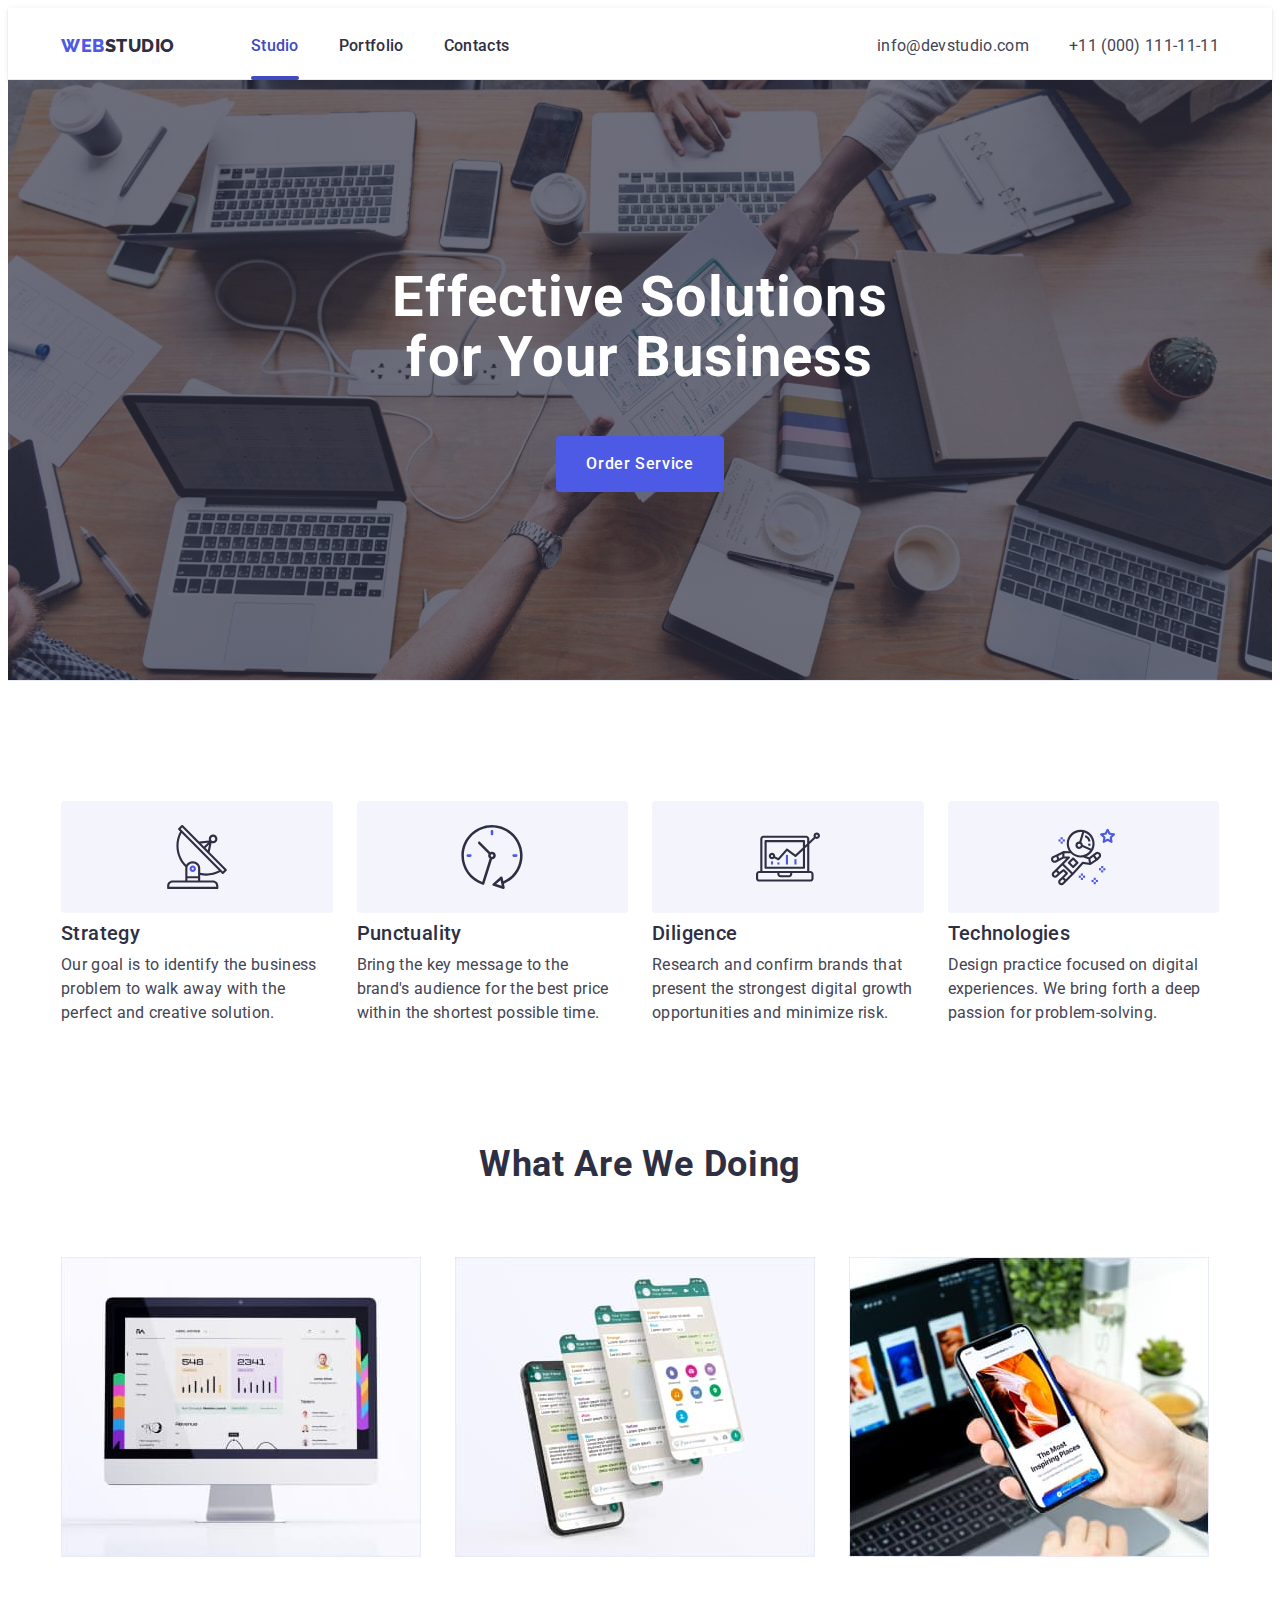
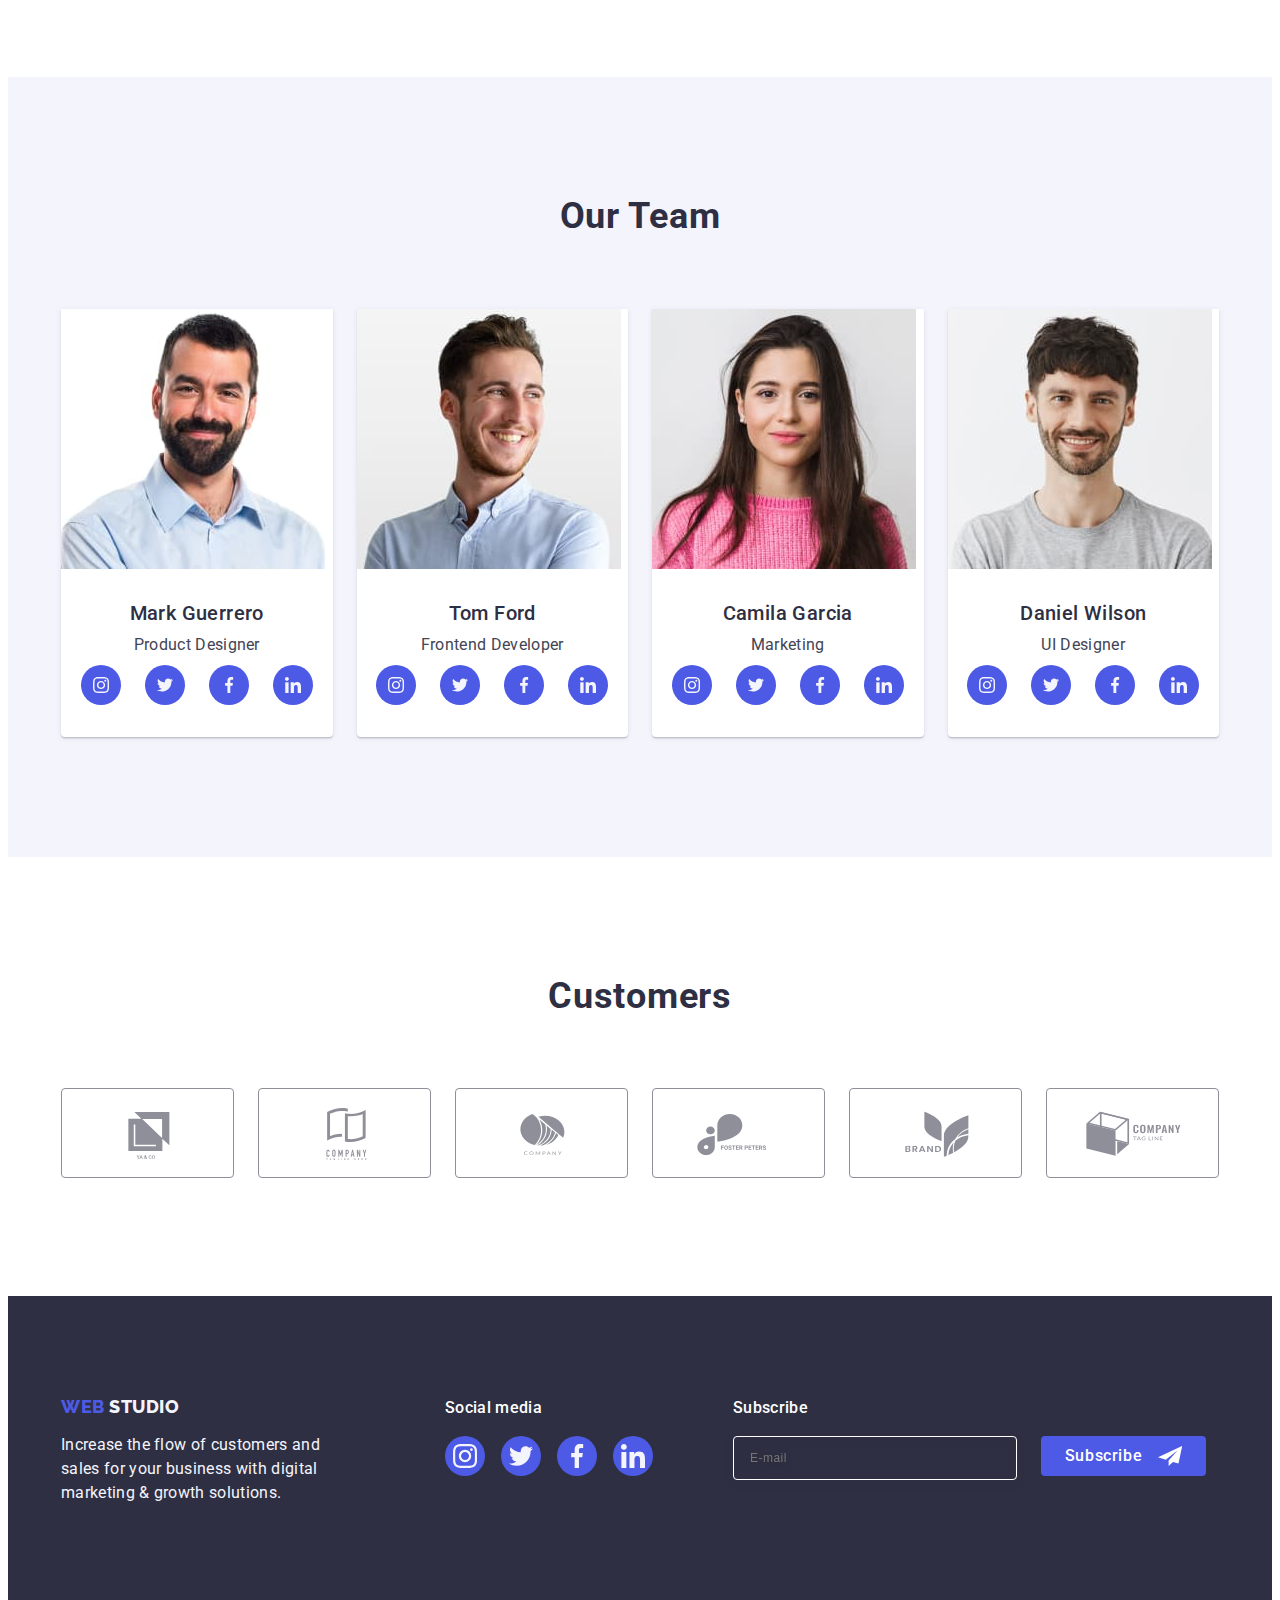
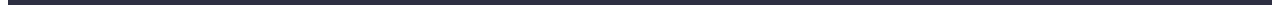
<file: index.html>
<!DOCTYPE html>
<html lang="en">
  <head>
    <meta charset="UTF-8" />
    <meta http-equiv="X-UA-Compatible" content="IE=edge" />
    <meta name="viewport" content="width=device-width, initial-scale=1.0" />
    <title>Studio</title>
    <link rel="stylesheet" href="https://cdnjs.cloudflare.com/ajax/libs/modern-normalize/1.1.0/modern-normalize.min.css"
      integrity="sha512-wpPYUAdjBVSE4KJnH1VR1HeZfpl1ub8YT/NKx4PuQ5NmX2tKuGu6U/JRp5y+Y8XG2tV+wKQpNHVUX03MfMFn9Q=="
      crossorigin="anonymous" referrerpolicy="no-referrer" />
<link rel="preconnect" href="https://fonts.googleapis.com">
<link rel="preconnect" href="https://fonts.gstatic.com" crossorigin>
<link href="https://fonts.googleapis.com/css2?family=Raleway:wght@800&family=Roboto:wght@400;500;700;900&display=swap"
  rel="stylesheet">
    <link rel="stylesheet" href="./css/styles.css">
  </head>
  <body>
    <!-- head -->
    <header class="header-conteiner">
      <div class="page-header-conteiner container">
        <nav class="page-nav">
          <a class="logo link" href="./index.html">Web<span class="black-logo">Studio</span></a>
         <ul class="menu list">
          <li class="menu-item">
            <a class="menu-link link head-menu-title" href="./index.html">Studio</a>
         </li>
          <li class="menu-item">
           <a class="menu-link link" href="./portfolio.html">Portfolio</a>
         </li>
          <li class="menu-item">
           <a class="menu-link link" href="">Contacts</a>
         </li>
         </ul>
        </nav>
        <address class="emeil-tel">
          <ul class="list address-contact">
            <li>
              <a class="contacts-link link" href="mailto:info@devstudio.com">info@devstudio.com</a>
            </li> 
            <li>
              <a class="contacts-link link" href="tel:+110001111111">+11 (000) 111-11-11</a>
            </li>
          </ul>
        </address>
      </div>
    </header>
    <!-- Main -->
<main>
  <!-- titel  1-->
      <section class="section-head">
        <div class="container hero-fone">
        <h1 class="main-title">Effective Solutions for Your Business</h1>
        <button type="button" class="open-btn modal-btm" data-modal-open>Order Service</button>
      </div>
      </section>
      <!-- competencies 2 -->
     <section class="competencies">
      <div class="container">
      <h2 hidden class="big-titel">Our Advantages</h2>
      <ul class="list competencies-list">
        <li class="competencies-bloc"> 
          <div class="competencies-conainer">
          <svg width="64" height="64">
            <use href="./images/icons.svg#icon-Strategy"></use>
          </svg>
          </div>
          <h3 class="titel-list">Strategy</h3>
          <p class="paragraph-comp">
            Our goal is to identify the business problem to walk away with the
            perfect and creative solution.
          </p>
        </li>
        <li class="competencies-bloc">
          <div class="competencies-conainer">
          <svg width="64" height="64">
            <use href="./images/icons.svg#icon-Punctuality"></use>
          </svg>
        </div>
          <h3 class="titel-list">Punctuality</h3>
          <p class="paragraph-comp">
            Bring the key message to the brand's audience for the best price
            within the shortest possible time.
          </p>
        </li>
        <li class="competencies-bloc">
          <div class="competencies-conainer">
          <svg  width="64" height="64">
            <use href="./images/icons.svg#icon-Diligence"></use>
          </svg>
          </div>
          <h3 class="titel-list ">Diligence</h3>
          <p class="paragraph-comp">
           Research and confirm brands that present the strongest digital growth
           opportunities and minimize risk.
          </p>
        </li>
        <li class="competencies-bloc">
          <div class="competencies-conainer">
          <svg width="64" height="64">
            <use href="./images/icons.svg#icon-Technologies"></use>
          </svg>
          </div>
          <h3 class="titel-list">Technologies</h3>
          <p class="paragraph-comp">
            Design practice focused on digital experiences. We bring forth a deep
           passion for problem-solving.
          </p>
        </li>
      </ul>
    </div>
    </section>
    <!-- skills 3-->
    <section class="skils-box">
      <div class="container">
      <h2 class="big-titel">What are we doing</h2>
      <ul class="list competencies-list">
       <li class="skils-list"> 
          <img src="./images/pc.jpg" 
          alt="computer" 
          width="360"> 
        </li>
       <li class="skils-list"> 
         <img src="./images/application.jpg" 
          alt="application" 
          width="360"> 
        </li>
        <li class="skils-list"> 
          <img src="./images/smart.jpg" 
          alt="smartphone" 
          width="360"> 
        </li>
      </ul>
    </div>
    </section>
    <!-- Team 4 -->
    <section class="team-box">
      <div class="container">
      <h2 class="big-titel">Our Team</h2>
      <ul class="list people-img">
        <li class="people-list">
            <img src="./images/mark-guerrero.jpg" 
            alt="Mark Guerrero" 
            Width="264">
            <div class="name-prof">
            <h3 class="titel-list title-teame">Mark Guerrero</h3>
          <p class="small-text">Product Designer</p>
          <ul class="social-list">
            <li class="social-list-item list">
              <a rel="stylesheet" href="" class="social-list-link social-icon-bg">
                <svg class="social-list-icon" aria-label="icon instagram" width="16" height="16">
                  <use href="./images/icons.svg#icon-instagram"></use>
                </svg>
              </a>
            </li>
            <li class="social-list-item list">
              <a rel="stylesheet" href="" class="social-list-link social-icon-bg">
                <svg class="social-list-icon" aria-label="icon twitter" width="16" height="16">
                  <use href="./images/icons.svg#icon-twitter"></use>
                </svg>
              </a>
            </li>
            <li class="social-list-item list">
              <a rel="stylesheet" href="" class="social-list-link social-icon-bg">
                <svg class="social-list-icon" aria-label="icon facebook" width="16" height="16">
                  <use href="./images/icons.svg#icon-facebook"></use>
                </svg>
              </a>
            </li>
            <li class="social-list-item list">
              <a rel="stylesheet" href="" class="social-list-link social-icon-bg">
                <svg class="social-list-icon" aria-label="icon inkedin" width="16" height="16">
                  <use href="./images/icons.svg#icon-linkedin"></use>
                </svg>
              </a>
            </li>
          </ul>
            </div>
        </li>
        <li class="people-list">
          <img src="./images/tom-ford.jpg" 
          alt="Tom Ford" 
          Width="264">
          <div class="name-prof">
          <h3 class="titel-list title-teame">Tom Ford</h3>
          <p class="small-text">Frontend Developer</p>
          <ul class="social-list">
            <li class="social-list-item list">
              <a rel="stylesheet" href="" class="social-list-link social-icon-bg">
                <svg class="social-list-icon" aria-label="icon instagram" width="16" height="16">
                  <use href="./images/icons.svg#icon-instagram"></use>
                </svg>
              </a>
            </li>
            <li class="social-list-item list">
              <a rel="stylesheet" href="" class="social-list-link social-icon-bg">
                <svg class="social-list-icon" aria-label="icon twitter" width="16" height="16">
                  <use href="./images/icons.svg#icon-twitter"></use>
                </svg>
              </a>
            </li>
            <li class="social-list-item list">
              <a rel="stylesheet" href="" class="social-list-link social-icon-bg">
                <svg class="social-list-icon" aria-label="icon facebook" width="16" height="16">
                  <use href="./images/icons.svg#icon-facebook"></use>
                </svg>
              </a>
            </li>
            <li class="social-list-item list">
              <a rel="stylesheet" href="" class="social-list-link social-icon-bg">
                <svg class="social-list-icon" aria-label="icon inkedin" width="16" height="16">
                  <use href="./images/icons.svg#icon-linkedin"></use>
                </svg>
              </a>
            </li>
          </ul>
        </div>
        </li>
        <li class="people-list">
          <img src="./images/camila-garcia.jpg" 
          alt="Camila Garcia" 
          Width="264">
          <div class="name-prof">
          <h3 class="titel-list title-teame">Camila Garcia</h3> 
          <p class="small-text">Marketing</p>
          <ul class="social-list">
            <li class="social-list-item list">
              <a rel="stylesheet" href="" class="social-list-link social-icon-bg">
                <svg class="social-list-icon" aria-label="icon instagram" width="16" height="16">
                  <use href="./images/icons.svg#icon-instagram"></use>
                </svg>
              </a>
            </li>
            <li class="social-list-item list">
              <a rel="stylesheet" href="" class="social-list-link social-icon-bg">
                <svg class="social-list-icon" aria-label="icon twitter" width="16" height="16">
                  <use href="./images/icons.svg#icon-twitter"></use>
                </svg>
              </a>
            </li>
            <li class="social-list-item list">
              <a rel="stylesheet" href="" class="social-list-link social-icon-bg">
                <svg class="social-list-icon" aria-label="icon facebook" width="16" height="16">
                  <use href="./images/icons.svg#icon-facebook"></use>
                </svg>
              </a>
            </li>
            <li class="social-list-item list">
              <a rel="stylesheet" href="" class="social-list-link social-icon-bg">
                <svg class="social-list-icon" aria-label="icon inkedin" width="16" height="16">
                  <use href="./images/icons.svg#icon-linkedin"></use>
                </svg>
              </a>
            </li>
          </ul>
        </div>
        </li>
        <li class="people-list">
          <img src="./images/daniel-wilson.jpg" 
          alt="Daniel Wilson" 
          Width="264">
          <div class="name-prof">
          <h3 class="titel-list title-teame">Daniel Wilson</h3>
          <p class="small-text">UI Designer</p>
          <ul class="social-list">
            <li class="social-list-item list">
              <a rel="stylesheet" href="" class="social-list-link social-icon-bg">
                <svg class="social-list-icon" aria-label="icon instagram" width="16" height="16">
                  <use href="./images/icons.svg#icon-instagram"></use>
                </svg>
              </a>
            </li>
            <li class="social-list-item list">
              <a rel="stylesheet" href="" class="social-list-link social-icon-bg">
                <svg class="social-list-icon" aria-label="icon twitter" width="16" height="16">
                  <use href="./images/icons.svg#icon-twitter"></use>
                </svg>
              </a>
            </li>
            <li class="social-list-item list">
              <a rel="stylesheet" href="" class="social-list-link social-icon-bg">
                <svg class="social-list-icon" aria-label="icon facebook" width="16" height="16">
                  <use href="./images/icons.svg#icon-facebook"></use>
                </svg>
              </a>
            </li>
            <li class="social-list-item list">
              <a rel="stylesheet" href="" class="social-list-link social-icon-bg">
                <svg class="social-list-icon" aria-label="icon Linkedin" width="16" height="16">
                  <use href="./images/icons.svg#icon-linkedin"></use>
                </svg>
              </a>
            </li>
          </ul>
        </div>
        </li>
      </ul>
    </div>
    </section>
    <!--  COSTOMERS 5 -->
    <section class="customers-section">
      <div class="container customers-box">
        <h2 class="big-titel customers-title">Customers</h2>
          <ul class="svg-customers-list">
            <li class="svg-costomers-icon list">
              <a href="" class="customers-link">
                <svg class="svg-customers" width="104" height="56">
                  <use href="./images/icons.svg#icon-Logo"></use>
                </svg>
              </a>
            </li>
            <li class="svg-costomers-icon list">
              <a href="" class="customers-link">
                <svg class="svg-customers" width="104" height="56">
                  <use href="./images/icons.svg#icon-Logo2"></use>
                </svg>
              </a>
            </li>
            <li class="svg-costomers-icon list">
              <a href="" class="customers-link">
                <svg class="svg-customers" width="104" height="56">
                  <use href="./images/icons.svg#icon-Logo3"></use>
                </svg>
              </a>
            </li>
            <li class="svg-costomers-icon list">
              <a href="" class="customers-link">
                <svg class="svg-customers" width="104" height="56">
                  <use href="./images/icons.svg#icon-Logo4"></use>
                </svg>
              </a>
            </li>
            <li class="svg-costomers-icon list">
              <a href="" class="customers-link">
                <svg class="svg-customers" width="104" height="56">
                  <use href="./images/icons.svg#icon-Logo5"></use>
                </svg>
              </a>
            </li>
            <li class="svg-costomers-icon list">
              <a href="" class="customers-link">
                <svg class="svg-customers" width="104" height="56">
                  <use href="./images/icons.svg#icon-Logo6" ></use>
                </svg>
              </a>
            </li>
          </ul>
      </div>
    </section>
  </main>
  <!-- footer -->
    <footer class="foorer-box">
      <div class="container foorer-box-social">
        <div class="box-logo-footer">
          <a class="link logo link-footer" href="./index.html">Web <span class="white-logo">Studio</span></a>
          <p class="small-text white-text">
            Increase the flow of customers and sales for your business with digital marketing & growth solutions.
          </p>
        </div>
        <div class="sociable-footer-icon">
          <p class="small-text tex-footer-p">Social media</p>
          <ul class="social-list social-list-footer">
            <li class="social-list-item list">
              <a rel="stylesheet" href="" class="social-list-link footer-br">
                <svg class="social-list-icon" aria-label="icon instagram" width="24" height="24">
                  <use href="./images/icons.svg#icon-instagram"></use>
                </svg>
              </a>
            </li>
            <li class="social-list-item list">
              <a rel="stylesheet" href="" class="social-list-link footer-br">
                <svg class="social-list-icon" aria-label="icon twitter" width="24" height="24">
                  <use href="./images/icons.svg#icon-twitter"></use>
                </svg>
              </a>
            </li>
            <li class="social-list-item list">
              <a rel="stylesheet" href="" class="social-list-link footer-br">
                <svg class="social-list-icon" aria-label="icon facebook" width="24" height="24">
                  <use href="./images/icons.svg#icon-facebook"></use>
                </svg>
              </a>
            </li>
            <li class="social-list-item list">
              <a rel="stylesheet" href="" class="social-list-link footer-br">
                <svg class="social-list-icon" aria-label="icon inkedin" width="24" height="24">
                  <use href="./images/icons.svg#icon-linkedin"></use>
                </svg>
              </a>
            </li>
          </ul>
        </div>
        <div class="box-footer-contacts">
        <p class="footer-container-titl">Subscribe</p>
        <form class="form-footer-container">
<label class="form-footer-email" for="user-email-footer">
<input name="user" class="form-email-footer"  
  placeholder="E-mail"
  type="email"
  id="user-email-footer">
</label>
<button class="footer-btn" type="submit">Subscribe
  <svg class="footer-form-icon" width="24" height="24">
    <use href="./images/icons.svg#icon-icon-send"></use>
  </svg>
</button>
        </form>
        </div>
      </div>
    </footer>
    <div class="beckdrop is-hidden" data-modal>
     
      <div class="modal">
        <button type="button" class="modal-close-btn" data-modal-close> 
          <svg class="modal-close-icon" width="8" height="8">
          <use href="./images/icons.svg#icon-close-btn"></use>
        </svg> 
      </button>
      <p class="form-title-text">Leave your contacts and we will call you back</p>
      <form class="modal-contact-form">
        <div class="container-label-icon">
       <label for="user-name" class="modal-open-form-fieled-wraper">
        <span class="contact-form-text-menu">Name</span>
      </label>
        <div class="contact-form-input-wraper">
        <input class="input-user-name contact-form-input"
        name="user-name"
        id="user-name"
        type="text"
        required 
        pattern="[a-zA-Zа-яА-ЯіІїЇєЄґҐ`]+" 
        >
        <svg class="form-icon-svg" width="18" height="24">
          <use href="./images/icons.svg#icon-Vector-man"></use>
        </svg>
      </div>
    </div>
    <div class="container-label-icon">
       <label for="user-tel" class="modal-open-form-fieled-wraper">
        <span class="contact-form-text-menu">Phone</span>
      </label>
        <div class="contact-form-input-wraper">
        <input class="input-user-name contact-form-input"
        id="user-tel"
        type="tel"
        name="user_tel" required 
        pattern="[0-9]{3}-[0-9]{3}-[0-9]{2}-[0-9]{2}"
        title="xxx-xxx-xx-xx"
        >
        <svg class="form-icon-svg" width="18" height="24">
          <use href="./images/icons.svg#icon-tel-svg"></use>
        </svg>
      </div>
      </div>
      <div class="container-label-icon">
       <label for="user-email" class="modal-open-form-fieled-wraper">
        <span class="contact-form-text-menu">Email</span>
      </label>
        <div class="contact-form-input-wraper">
        <input class="input-user-name contact-form-input"
        type="email"
        id="user-email"
        name="user_email" required>
        <svg class="form-icon-svg" width="18" height="24">
          <use href="./images/icons.svg#icon-envelope"></use>
        </svg>
        </div>
      </div>
      <div class="form-text-title">
        <label for="user-comment" class="modal-open-form-fieled-wraper">
         <span class="contact-form-text-menu">Comment</span>
        </label>
      <textarea class="contact-form-massage" 
      id="user-comment"
      name="user-comment"
      placeholder="Text input"
      ></textarea>
    </div>
    <div class="modal-form-checkbox">
      <input id="user-privacy" type="checkbox" class="visually-hidden" name="user-privacy" value="true" required>
    <label for="user-privacy" class="modal-checkbox">
     <span class="form-modal-checkbox">
      <svg class="icon-checkbox-custom" width="10" height="8">
      <use href="./images/icons.svg#icon-Checkbox"></use>
     </svg>
    </span>I accept the terms and conditions of the
    <a class="modal-form-link" href="#">Privacy Policy</a>
    </label>
    
    </div>
        <button type="submit" class="contact-form-submit">Send</button>
      </form>
      </div>
    </div>
    <script src="./js/modal.js"></script>
  </body>
</html>
</file>
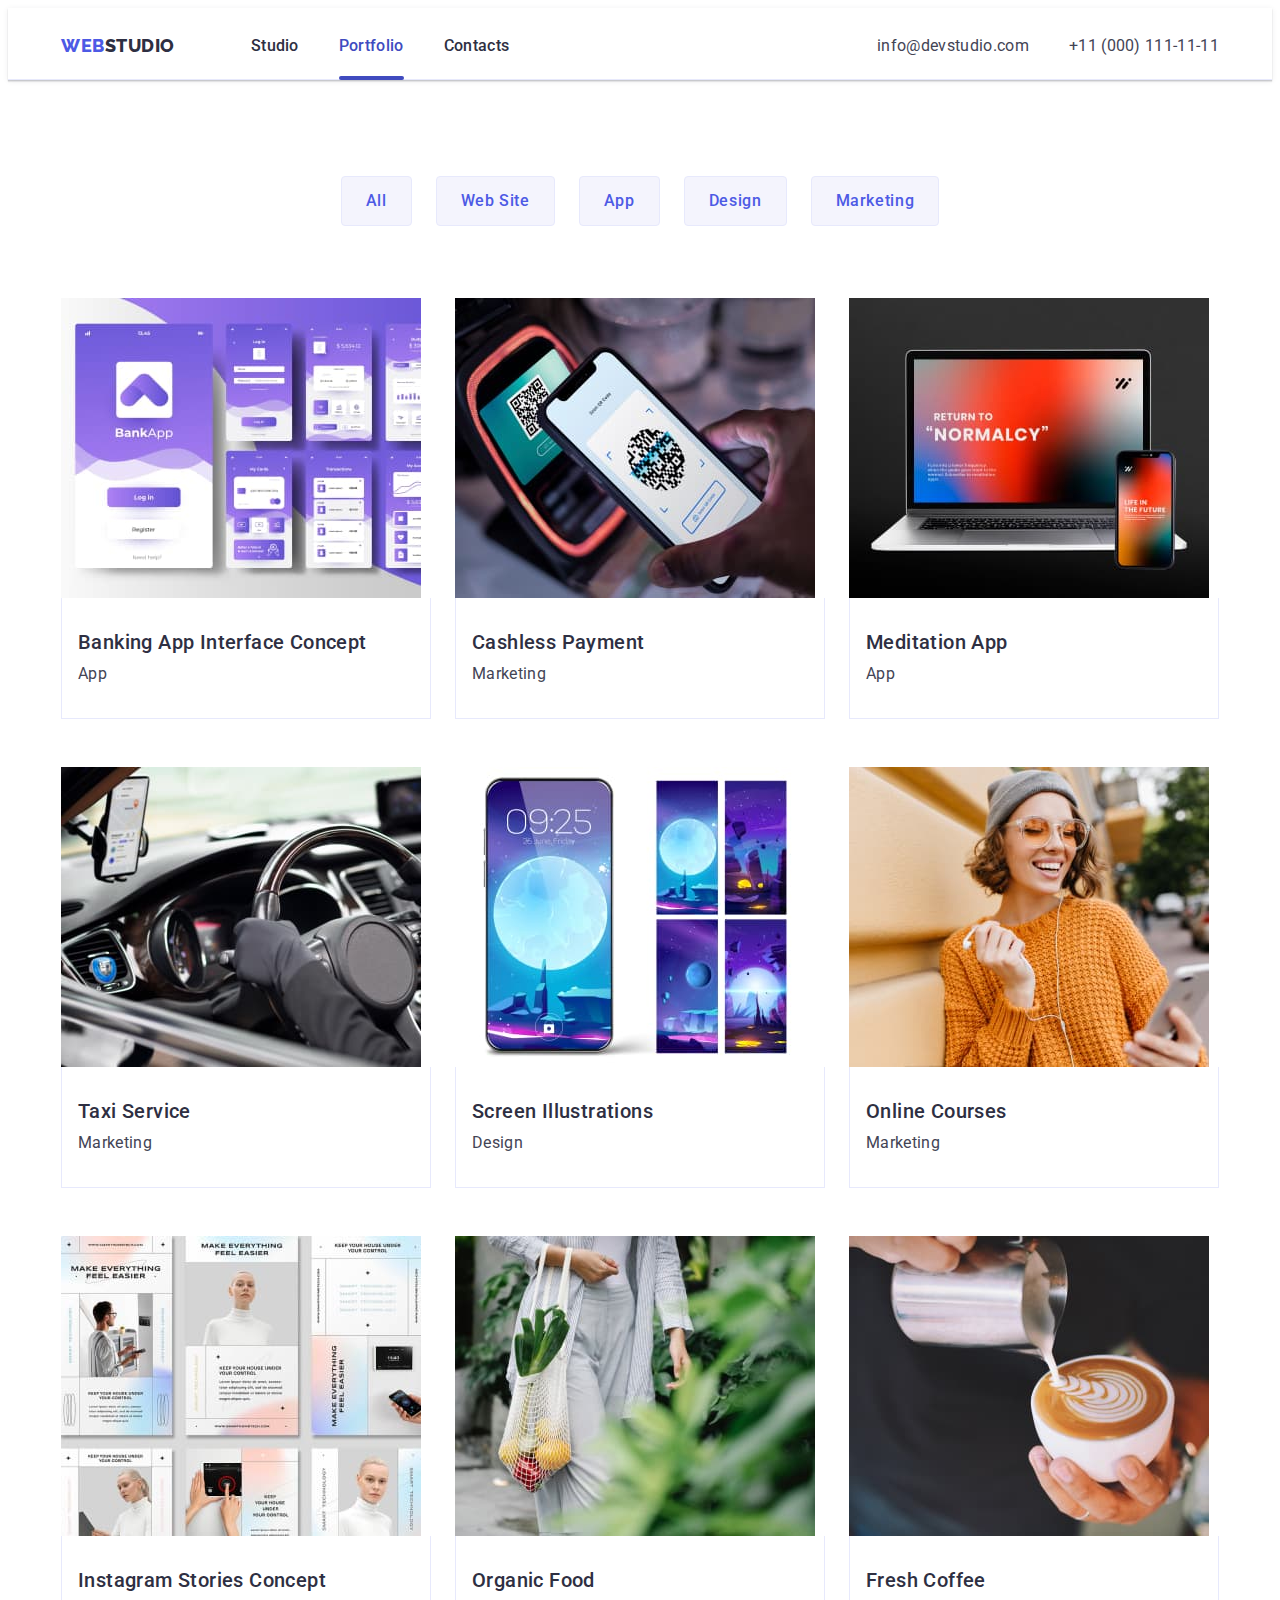
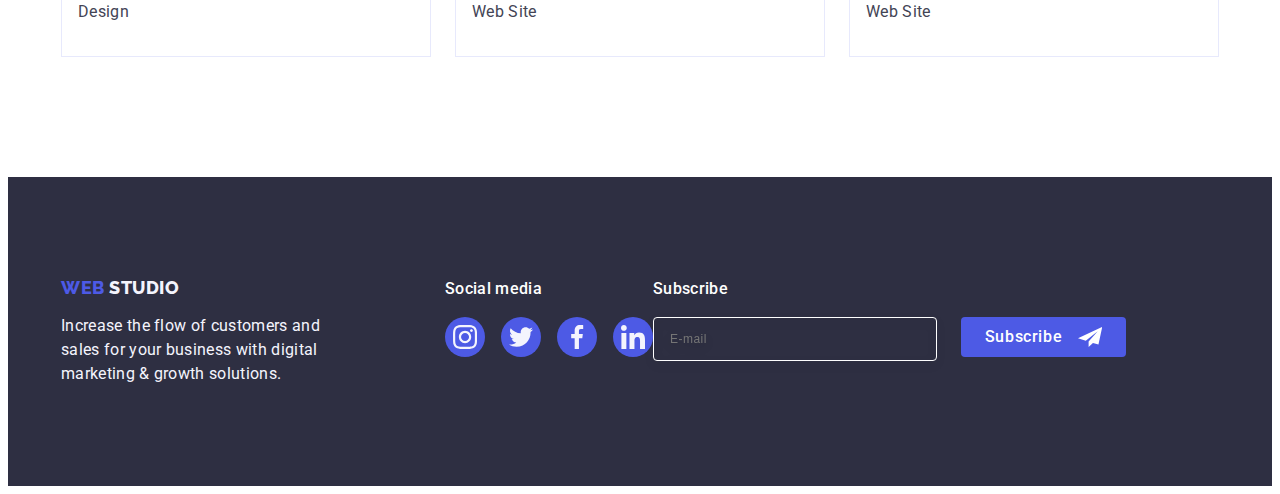
<file: portfolio.html>
<!DOCTYPE html>
<html lang="en">
<head>
    <meta charset="UTF-8" />
    <meta http-equiv="X-UA-Compatible" content="IE=edge" />
    <meta name="viewport" content="width=device-width, initial-scale=1.0" />
    <title>portfolio</title>
    <link rel="stylesheet" href="https://cdnjs.cloudflare.com/ajax/libs/modern-normalize/1.1.0/modern-normalize.min.css"
        integrity="sha512-wpPYUAdjBVSE4KJnH1VR1HeZfpl1ub8YT/NKx4PuQ5NmX2tKuGu6U/JRp5y+Y8XG2tV+wKQpNHVUX03MfMFn9Q=="
        crossorigin="anonymous" referrerpolicy="no-referrer" />
    <link rel="preconnect" href="https://fonts.googleapis.com">
    <link rel="preconnect" href="https://fonts.gstatic.com" crossorigin>
    <link
        href="https://fonts.googleapis.com/css2?family=Raleway:wght@800&family=Roboto:wght@400;500;700;900&display=swap"
        rel="stylesheet">
    <link rel="stylesheet" href="./css/styles.css">
</head>
<!-- HEADER -->
<header class="header-conteiner">
    <div class="page-header-conteiner container">
        <nav class="page-nav">
            <a class="logo link" href="./index.html">Web<span class="black-logo">Studio</span></a>
            <ul class="menu list">
                <li class="menu-item">
                    <a class="menu-link link" href="./index.html">Studio</a>
                </li>
                <li class="menu-item">
                    <a class="menu-link link head-menu-title" href="./portfolio.html">Portfolio</a>
                </li>
                <li class="menu-item">
                    <a class="menu-link link" href="">Contacts</a>
                </li>
            </ul>
        </nav>
        <address class="emeil-tel">
            <ul class="list address-contact">
                <li>
                    <a class="contacts-link link email-distans" href="mailto:info@devstudio.com">info@devstudio.com</a>
                </li>
                <li>
                    <a class="contacts-link link" href="tel:+110001111111">+11 (000) 111-11-11</a>
                </li>
            </ul>
        </address>
    </div>
</header>
    <!-- MAIN -->
    <main>
        <!-- 1 section -->
        <section class="filter-btn">
            <div class="container">
            <h1 hidden>Our Advantages</h1>
             <ul class="list btn-list">
                <li>
                    <button type="button" class="open-btn btn-filtr">All</button>
                </li>
                 <li> 
                    <button type="button" class="open-btn btn-filtr">Web Site</button>
                </li>
                <li>
                    <button type="button" class="open-btn btn-filtr">App</button>
                 </li>
                 <li>
                    <button type="button" class="open-btn btn-filtr">Design</button> 
                </li>
                <li>
                    <button type="button" class="open-btn btn-filtr">Marketing</button> 
                </li>
            </ul>
            <!-- ================2 section -->
                <ul class="list project-portfolio">
                    <li class="list-item-portfolio">
                        <a href="" class="link link-portfolio">
                           <div class="emloyees-list-img-portfolio"><img src="./images/firs-list/banking-app.jpg" alt="banking app interface concept"
                            width="360">
                            <p class="overlay">14 Stylish and User-Friendly App Design Concepts · Task Manager App · Calorie Tracker App · Exotic Fruit Ecommerce App ·
                            Cloud Storage App</p>
                        </div>
                            <div class="item-box"> 
                            <h2 class="titel-list">Banking App Interface Concept</h2>
                            <p class="small-text">App</p>
                       </div> 
                    </a>
                    </li>
                     <li class="list-item-portfolio">
                    <a href="" class="link link-portfolio"> 
                           <div class="emloyees-list-img-portfolio"> <img src="./images/firs-list/casheless-payment.jpg" alt="cashless payment"
                            width="360">
                             <p class="overlay">14 Stylish and User-Friendly App Design Concepts · Task Manager App · Calorie Tracker App · Exotic Fruit Ecommerce App ·
                            Cloud Storage App</p>
                        </div>
                        <div class="item-box">
                                 <h2 class="titel-list">Cashless Payment</h2>
                            <p class="small-text">Marketing</p>
                        </div>
                    </a>
                    </li>
                    <li class="list-item-portfolio">
                        <a href="" class="link link-portfolio">
                            <div class="emloyees-list-img-portfolio"><img src="./images/firs-list/meditation-app.jpg" alt="meditation" width="360">
                                 <p class="overlay">14 Stylish and User-Friendly App Design Concepts · Task Manager App · Calorie Tracker App · Exotic Fruit Ecommerce App ·
                            Cloud Storage App</p>
                        </div>
                        <div class="item-box">
                                <h2 class="titel-list">Meditation App</h2>
                            <p class="small-text">App</p>
                        </div>
                    </a>
                     </li>

                    <li class="list-item-portfolio">
                        <a href="" class="link link-portfolio"> 
                            <div class="emloyees-list-img-portfolio"><img src="./images/firs-list/taxi-service.jpg" alt="taxi"
                            width="360"> 
                             <p class="overlay">14 Stylish and User-Friendly App Design Concepts · Task Manager App · Calorie Tracker App · Exotic Fruit Ecommerce App ·
                            Cloud Storage App</p>
                        </div>
                        <div class="item-box"> 
                            <h2 class="titel-list">Taxi Service</h2>
                             <p class="small-text">Marketing</p>
                        </div>
                        </a>
                    </li>
                     <li class="list-item-portfolio">
                        <a href="" class="link link-portfolio">
                            <div class="emloyees-list-img-portfolio"><img src="./images/firs-list/screen-illustration.jpg" alt="screen illustration" width="360">
                                 <p class="overlay">14 Stylish and User-Friendly App Design Concepts · Task Manager App · Calorie Tracker App · Exotic Fruit Ecommerce App ·
                            Cloud Storage App</p>
                        </div>
                         <div class="item-box">
                                <h2 class="titel-list">Screen Illustrations</h2>
                            <p class="small-text">Design</p>
                        </div>
                      </a>
                    </li>

                        <li class="list-item-portfolio">
                            <a href="" class="link link-portfolio"> 
                                <div class="emloyees-list-img-portfolio"><img src="./images/firs-list/online-courses.jpg" alt="Online Courses" width="360">
                                     <p class="overlay">14 Stylish and User-Friendly App Design Concepts · Task Manager App · Calorie Tracker App · Exotic Fruit Ecommerce App ·
                            Cloud Storage App</p>
                        </div>
                         <div class="item-box">
                                <h2 class="titel-list">Online Courses</h2>
                                 <p class="small-text">Marketing</p>
                             </div> 
                            </a>
                    </li>

                     <li class="list-item-portfolio">
                        <a href="" class="link link-portfolio">
                            <div class="emloyees-list-img-portfolio"><img src="./images/firs-list/stories-concept.jpg" alt="nstagram" width="360">
                                 <p class="overlay">14 Stylish and User-Friendly App Design Concepts · Task Manager App · Calorie Tracker App · Exotic Fruit Ecommerce App ·
                            Cloud Storage App</p>
                        </div>
                           <div class="item-box"> 
                            <h2 class="titel-list">Instagram Stories Concept</h2>
                            <p class="small-text">Design</p>
                    </div>
                    </a>
                     </li>

                     <li class="list-item-portfolio">
                        <a href="" class="link link-portfolio">
                        <div class="emloyees-list-img-portfolio"><img src="./images/firs-list/organic-food.jpg" alt="Food" width="360">
                             <p class="overlay">14 Stylish and User-Friendly App Design Concepts · Task Manager App · Calorie Tracker App · Exotic Fruit Ecommerce App ·
                            Cloud Storage App</p>
                        </div>
                            <div class="item-box">
                                <h2 class="titel-list">Organic Food</h2>
                                <p class="small-text">Web Site</p>
                        </div>
                        </a>
                    
                    </li>

                    <li class="list-item-portfolio">
                        <a href="" class="link link-portfolio">
                            <div class="emloyees-list-img-portfolio"><img src="./images/firs-list/fresh-coffee.jpg" alt="Coffee" width="360">
                                 <p class="overlay">14 Stylish and User-Friendly App Design Concepts · Task Manager App · Calorie Tracker App · Exotic Fruit Ecommerce App ·
                            Cloud Storage App</p>
                        </div>
                        <div class="item-box">
                            <h2 class="titel-list">Fresh Coffee</h2>
                            <p class="small-text">Web Site</p>
                        </div>
                    </a>
                    </li>
            
                </ul>
             </div>
        </section>
    </main>
    <!-- FOOTER -->
        <footer class="foorer-box">
            <div class="container foorer-box-social">
                <div class="box-logo-footer">
                    <a class="link logo link-footer" href="./index.html">Web <span class="white-logo">Studio</span></a>
                    <p class="small-text white-text">
                        Increase the flow of customers and sales for your business with digital marketing & growth solutions.
                    </p>
                </div>
                <div>
                    <p class="small-text tex-footer-p">Social media</p>
                    <ul class="social-list social-list-footer">
                        <li class="social-list-item list">
                            <a rel="stylesheet" href="" class="social-list-link footer-br">
                                <svg class="social-list-icon" aria-label="icon instagram" width="24" height="24">
                                    <use href="./images/icons.svg#icon-instagram"></use>
                                </svg>
                            </a>
                        </li>
                        <li class="social-list-item list">
                            <a rel="stylesheet" href="" class="social-list-link footer-br">
                                <svg class="social-list-icon" aria-label="icon twitter" width="24" height="24">
                                    <use href="./images/icons.svg#icon-twitter"></use>
                                </svg>
                            </a>
                        </li>
                        <li class="social-list-item list">
                            <a rel="stylesheet" href="" class="social-list-link footer-br">
                                <svg class="social-list-icon" aria-label="icon facebook" width="24" height="24">
                                    <use href="./images/icons.svg#icon-facebook"></use>
                                </svg>
                            </a>
                        </li>
                        <li class="social-list-item list">
                            <a rel="stylesheet" href="" class="social-list-link footer-br">
                                <svg class="social-list-icon" aria-label="icon inkedin" width="24" height="24">
                                    <use href="./images/icons.svg#icon-linkedin"></use>
                                </svg>
                            </a>
                        </li>
                    </ul>
                </div>
                <div class="box-footer-contacts">
                    <p class="footer-container-titl">Subscribe</p>
                    <form class="form-footer-container">
                        <label class="form-footer-email" for="user-email-footer">
                            <input name="user" class="form-email-footer" placeholder="E-mail" type="email"
                                id="user-email-footer">
                        </label>
                        <button class="footer-btn" type="submit">Subscribe
                            <svg class="footer-form-icon" width="24" height="24">
                                <use href="./images/icons.svg#icon-icon-send"></use>
                            </svg>
                        </button>
                    </form>
                </div>
            </div>
        </footer>
</file>
<file: css/styles.css>
:root{
--font-family: inherit;
--accent-color:#404bbf;
--black-logo-titl:#2E2F42;
--icon-color:#f4f4fd;
--svg-icon-logo:#8e8f99;
--transition-duration-and-funk: 250ms cubic-bezier(0.4, 0, 0.2, 1);
--texh-decoration-small: #8e8f99;
--checkbox-decoration: #ffffff;
--checkbox-link-text-color: #4d5ae5;
}


body{
   font-family: 'Roboto', sans-serif;
     background-color: #FFFFFF;
    color: #434455
}
.list{
    list-style: none;
    padding-left: 0;
}
.link{
    text-decoration: none;
}
/* ===========================flexbox-default=============== */

h1,h2,h3,h4,p{
    margin-top: 0;
    margin-bottom: 0;
}
ul,ol{
    margin-top: 0;
    margin-bottom: 0;
    margin-left: 0;
}
img{
    display: block;
}

/* ============================containers======================== */
.container{
    width: 1158px;
    padding-left: 15px;
    padding-right: 15px;
    margin: 0 auto;
    
}

/* ======================buttons=================== */
button{
    cursor: pointer;
}
.open-btn{
        padding:15px 30px ;
        font-weight: 500;
        font-size: 16px;
        line-height: 1.5;
        display: flex;
        align-items: center;
        text-align: center;
        letter-spacing: 0.04em;
        border-radius: 4px;
       
}
.btn-filtr{
    position: relative;
    font-family: "Roboto", sans-serif;
    padding: 12px 24px;
    border-radius: 4px;
    border: 1px solid #e7e9fc;
    color: #4D5AE5;
    background: #F4F4FD;
    transition: color var(--transition-duration-and-funk), background-color var(--transition-duration-and-funk), border-color var(--transition-duration-and-funk), box-shadow var(--transition-duration-and-funk);
    
}
.btn-filtr:hover{
    box-shadow: 0px 3px 1px rgba(0, 0, 0, 0.1), 0px 2px 1px rgba(0, 0, 0, 0.08), 0px 2px 2px rgba(0, 0, 0, 0.12);
}

.btn-filtr:hover{
border: 1px solid transparent;
color: #FFFFFF;
background:var(--accent-color);
}
.btn-filtr:focus{
    border: 1px solid transparent;
    color: #FFFFFF;
        background:var(--accent-color);
        box-shadow: 0px 3px 1px rgba(0, 0, 0, 0.1), 0px 2px 1px rgba(0, 0, 0, 0.08), 0px 2px 2px rgba(0, 0, 0, 0.12);
            border-radius: 4px;
}

.modal-btm:hover{
    background:var(--accent-color);
}
.modal-btm:focus{
    background:var(--accent-color);
}
.modal-btm{
    font-family: "Roboto", sans-serif;
    color: #FFFFFF;
    background: #4D5AE5;
    display: block;
    height: 56px;
    border: none;
    margin-left: auto;
    margin-right: auto;
    transition: background-color var(--transition-duration-and-funk);
}
.modal-btm:hover{
    box-shadow: 0px 4px 4px rgba(0, 0, 0, 15);
}
.modal-btm:focus{
    box-shadow: 0px 4px 4px rgba(0, 0, 0, 15);
}
/*============================= header ==========================*/

.logo {
        font-family: 'Raleway', sans-serif;
        font-weight: 800;
        font-size: 18px;
        line-height: 1.17;
        display: flex;
        align-items: center;
        letter-spacing: 0.03em;
        text-transform: uppercase;
        color: #4D5AE5;
        }
.black-logo{
    color:var(--black-logo-titl);
}
.white-logo{
    color: #F4F4FD;
}


.menu{
    font-weight: 500;
    font-size: 16px;
    line-height: 1.5;
    letter-spacing: 0.02em;
    position: relative;
    
}
.menu-link{
    position: relative;
    padding: 24px 0;
    font-style: normal;
    font-weight: 500;
    font-size: 16px;
    line-height: 1.5;
    letter-spacing: 0.02em;
    color: #2E2F42;
    transition: color var(--transition-duration-and-funk);
    
}
.menu-link:focus{
    color: #404bbf;
}
.menu-link:hover{
    color: var(--accent-color);
}
.head-menu-title{
    color: #404bbf;
}
.head-menu-title::after{
    content:"";
    position: absolute;
    left: 0;
    bottom: -1px;
    height: 4px;
    background-color: var(--accent-color);
    border-radius: 2px;
    width: 100%;
    
    
}
.contacts-link{
    font-weight: 400;
    font-size: 16px;
    line-height: 1.5;
    letter-spacing: 0.02em;
    color: #434455;
    transition: color var(--transition-duration-and-funk);
}
.contacts-link:hover{
    color: #404bbf;
}
.contacts-link:focus{
    color: var(--accent-color);
}
.emeil-tel{
font-style: normal;
}


/* =========================header-flexbox=================*/
.page-header-conteiner{
    display:flex;
    align-items: center;
    justify-content: space-between;
    transition: box-shadow var(--transition-duration-and-funk);
    
}
.header-conteiner{
    border-bottom: 1px solid #E7E9FC;
        box-shadow: 0px 2px 1px rgba(46, 47, 66, 0.08), 0px 1px 1px rgba(46, 47, 66, 0.16), 0px 1px 6px rgba(46, 47, 66, 0.08);
}
nav{
    align-items: center;
}
.page-nav{
display: flex;
}
.menu{
display: flex;
gap: 40px
}

.logo{
    margin-right: 76px;
}


.address-contact{
display: flex;
gap: 40px;
}
header{
    padding-top: 25.5px;
    padding-bottom: 21.5px;
    border-bottom: 1px solid #e7e9fc;
}
/*==================== titel========================= */


.main-title{
    margin-bottom: 48px;
    margin-left: auto;
    margin-right: auto;
    font-size: 56px;
    line-height: 1.07;
    letter-spacing: 0.02em;
    max-width: 496px;
    color: #FFFFFF;
    text-align: center;
}
/* flexbox ======================title =========================================*/
.section-head{
    background: #2E2F42;
    max-width: 1440px;
    padding-top: 188px;
    padding-bottom: 188px;
    border-bottom: 1px solid #e7e9fc;
    background-image: linear-gradient(rgba(46, 47, 66, 0.7),rgba(46, 47, 66, 0.7)), url("../images/hero/hero-image.jpg");
        background-size: cover;
        background-position: center;
        background-repeat: no-repeat;
        margin: 0 auto;
}


/*=================================== competencies================================== */

.titel-list{
        font-weight: 500;
        font-size: 20px;
        line-height: 1.2;
        letter-spacing: 0.02em;
        margin-bottom: 8px;
        color: #2E2F42;
}
.small-text{
    font-weight: 400;
        font-size: 16px;
        line-height: 1.5;
        letter-spacing: 0.02em;
        
        order: 1;
        flex-grow: 0;
        color: #434455;
}
.competencies{
padding: 120px 0;
}
.competencies-list{
display: flex;
gap: 24px;
}
.paragraph-comp{
font-weight: 400;
    font-size: 16px;
    line-height: 1.5;
    letter-spacing: 0.02em;
    color: #434455;
    flex: none;
    order: 1;
    flex-grow: 0;
    width: 264px;
        height: 72px;
}
.competencies-conainer{
    display: flex;
    align-items: center;
    justify-content: center;
    height: 112px;
    background-color: #f4f4fd;
    border-radius: 4px;
    margin-bottom: 8px;
}

.social-icon-bg:hover{
    background: var(--accent-color);
}
.social-icon-bg:focus{
background: var(--accent-color);
}
.social-list-icon{
    fill: var(--icon-color);
}
.competencies-bloc{
    flex-basis: calc((100% - 3 * 24px) / 4);
}
.social-list-item{
    gap: 24px;
}

/* ==========================skills ========================*/
.skils-box{
    padding-bottom: 120px;
}
.skils-list{
    flex-basis: calc((100% - 48px) / 3);
}
.big-titel{
    font-weight: 700;
        font-size: 36px;
        line-height: 1.11;
        text-align: center;
        letter-spacing: 0.02em;
        text-transform: capitalize;
        margin-bottom: 72px;
         color: #2E2F42;
}
/*============================= Team========================== */
.team-box{
    padding-top: 120px;
    padding-bottom: 120px;
    background: #F4F4FD;
    margin: 0 auto;
}
.people-img{
    display: flex;
    gap: 24px;
    
}
.social-app{
    width: 10em;
        margin: 1em auto;
        background: silver;
        border-radius: 50%;
        background-color: #404bbf;
}
.people-list{
    text-align: center;
border-radius: 0px 0px 4px 4px;
width: calc((100% - 48px) / 3);
box-shadow: 0px 1px 6px rgba(46, 47, 66, 0.08), 0px 1px 1px rgba(46, 47, 66, 0.16), 0px 2px 1px rgba(46, 47, 66, 0.08);
background: #FFFFFF;
}
.name-prof{
    padding: 32px 0;
}

.title-teame{
margin-bottom: 8px;
}
.social-list{
    display: flex;
    justify-content: center;
    gap: 24px;
    padding-left: 0px;
margin-top: 8px;
}
.social-list-link{
    display: flex;
    justify-content: center;
    align-items: center;
    width: 40px;
    height: 40px;
    border-radius: 50%;
    background-color: #4D5AE5;
    transition: background-color var(--transition-duration-and-funk);
    
    

}
/* ============================COSTOMERS ===============================*/

.customers-section{
    padding-bottom: 120px;
    padding-top: 120px;
}
.customers-title{
    line-height: 1.1;
}
.svg-costomers-icon{
display: flex;
    justify-content: center;
width: calc((100% - 120px) / 6);
height: 88px;
}
.svg-customers-list{
    display: flex;
        justify-content: center;
        gap: 24px;
        padding-left: 0px;
        margin-top: 8px;
        fill: currentColor;
}
.customers-link{
    width: 100%;
    height: 100%;
    display: flex;
    justify-content: center;
    align-items: center;
    color: var(--svg-icon-logo);
    border: 1px solid #8e8f99;
    border-radius: 4px;
    fill: #8E8F99;;
    transition: border-color var(--transition-duration-and-funk), color var(--transition-duration-and-funk);

}
.customers-link:hover{
    color: var(--accent-color) ;
    border-color:var(--accent-color);
    fill: #404BBF;
}
.customers-link:focus{
    color: var(--accent-color);
    border-color: var(--accent-color);
    fill: #404BBF;
}
 /*================================== MODAL-FORM-CONTENT */
 .form-title-text{
        font-weight: 500;
        font-size: 16px;
        line-height: 1.5;
        margin-bottom: 16px;
        text-align: center;
        letter-spacing: 0.02em;
        color: var(--black-logo-titl);
 }
 .container-label-icon{
    margin-bottom: 8px;
    
 }
 .modal-open-form-fieled-wraper,
 .modal-checkbox{
    display: block;
    margin-bottom: 4px;
    font-size: 12px;
    line-height: 1.17;
    letter-spacing: 0.04em;
    color: var(--texh-decoration-small);
    
 }
 
 .modal-open-form-fieled-wraper{
    color: var(--svg-icon-logo);
 }
.input-user-name{
    width: 100%;
    height: 40px;
    background-color: transparent;
    outline: transparent;
    padding-left: 38px;
    outline: none;
    transition: border-color 250ms cubic-bezier(0.4, 0, 0.2, 1);
    border: 1px solid rgba(46, 47, 66, 0.4);
    border-radius: 4px;
}
.input-user-name:focus{
    border-color: #4D5AE5;
}
.input-user-name:focus + .form-icon-svg {
    fill: #4D5AE5;
}
 .contact-form-input-wraper{
    position: relative;
    height: 100%;
    width: 360px;
 }
 .contact-form-input{
    width: 100%;
    height:40px;
    border: 1px solid rgba(46, 47, 66, 0.4);
    border-radius: 4px;
    outline: transparent;
    
 }
 .contact-form-text-menu{
    font-weight: 400;
        font-size: 12px;
        line-height: 14px;
        letter-spacing: 0.01em;
        color: #8E8F99;
 }
 .contact-form-massage{
    resize: none;
    font-size: 12px;
    line-height: 1.17;
    letter-spacing: 0.04em;
    color: rgba(46, 47, 66, 0.4);
    width: 100%;
    height: 120px;
    border: 1px solid rgba(46, 47, 66, 0.2);
        border-radius: 4px;
        background-color: transparent;
        outline: transparent;
        padding: 8px 16px;
        transition: border-color var(--transition-duration-and-funk);
 }
 .contact-form-massage:focus {
    border-color: #4D5AE5;
 }
 .contact-form-submit{
    display: block;
    font-weight: 500;
    line-height: 1.5;
    letter-spacing: 0.04em;
    background: #4D5AE5;
        border-radius: 4px;
        min-width: 169px;
            height: 56px;
            color: #FFFFFF;
            margin-left: auto;
                margin-right: auto;
                margin-top: 24px;
                margin-bottom: 24px;
                background: #4D5AE5;
                border: none;
                transition: background-color var(--transition-duration-and-funk);

 }
 .contact-form-submit:hover{
    background: #404BBF;
    box-shadow: 0px 4px 4px rgba(0, 0, 0, 0.15);
        border-radius: 4px;
    
 }
 .contact-form-submit:focus {
     background: #404BBF;
    box-shadow: 0px 4px 4px rgba(0, 0, 0, 0.15);
        border-radius: 4px;
    }
 .form-icon-svg{
    display: block;
    position: absolute;
    top: 50%;
    left: 16px;
    transform: translateY(-50%);
    transition: fill 250ms cubic-bezier(0.4, 0, 0.2, 1);
 }
.form-icon-svg:checked +.input-user-name{
    fill: #4D5AE5;
}
 .contact-form-input-wraper{
    position: relative;
    display: block;
 }
 .modal-form-checkbox{
    margin-bottom: 24px;

 }
 .form-text-title{
    margin-bottom: 16px;
 }
.form-modal-checkbox{
    width: 16px;
    height: 16px;
    margin-right: 8px;
    border: 1px solid rgba(46, 47, 66, 0.4);
    border-radius: 2px;
    display: inline-flex;
    align-items: center;
    justify-content: center;
    fill: transparent;
    transition: background-color 250ms cubic-bezier(0.4, 0, 0.2, 1), border 250ms cubic-bezier(0.4, 0, 0.2, 1), fill 250ms cubic-bezier(0.4, 0, 0.2, 1);
}
.visually-hidden:checked + .modal-checkbox > .form-modal-checkbox {
    background-color:var(--accent-color);
    border: none;
    fill: var(--checkbox-decoration);
    border-color: var(--accent-color);
}

.icon-checkbox-custom:focus {
    fill: var(--accent-color);
    background-color: var(--accent-color);

}
.modal-form-link{
    color: var(--checkbox-link-text-color);
}
.visually-hidden {
    position: absolute;
    width: 1px;
    height: 1px;
    margin: -1px;
    border: 0;
    padding: 0;

    white-space: nowrap;
    clip-path: inset(100%);
    clip: rect(0 0 0 0);
    overflow: hidden;
}


/*============================= footer===========================*/
.foorer-box{
    padding: 100px 0;
    background: #2E2F42;
}
.box-logo-footer{
    margin-right: 120px;
}
.sociable-footer-icon{
margin-right: 80px;
}
.link-footer{
    display: inline-block;
    margin-bottom: 16px;
}

.white-text{
    max-width: 264px;
    color: #F4F4FD;
}
.footer-br:hover{
    background: #31D0AA;
}
.footer-br:focus{
    background: #31D0AA;
}
.foorer-box-social{
    display: flex;
    align-items: baseline;
}
.tex-footer-p{
    color: #FFFFFF;
    font-weight: 500;
    margin-bottom: 16px;
}

.social-list-footer{
    gap: 16px;
}

.footer-container-titl{
    margin-bottom: 16px;
    font-weight: 500;
    font-size: 16px;
    line-height: 1.5;
    letter-spacing: 0.02em;
    color: #ffffff;
}
.form-footer-container{
    display:flex;
    
}
.orm-footer-email{
    margin-right: 24px;
}
.form-email-footer{
    width: 264px;
    height: 40px;
    border: 1px solid #ffffff;
    background-color: transparent;
    font-size: 12px;
    line-height: 1.5;
    letter-spacing: 0.04em;
    padding-left: 16px;
    filter: drop-shadow(0px 4px 4px rgba(0, 0, 0, 0.15));
    border-radius: 4px;
    color: #ffffff;
}
.footer-btn{
display: flex;
min-width: 165px;
height: 40px;
justify-content: center;
align-items: center;
font-family: "Roboto", sans-serif;
font-size: 16px;
line-height: 1.5;
font-weight: 500;
letter-spacing: 0.04em;
color: #ffffff;
cursor: pointer;
background-color: #4D5AE5;
border: none;
border-radius: 4px;
}
.footer-form-icon{
margin-left: 16px;
}
.form-footer-email{
    margin-right: 24px;
}
/* =======================PORTFOLIO============================ */

/* ===========================MAIN ================================*/


.filter-btn{
padding: 96px 0 120px;
}
.btn-list{
    display: flex;
    justify-content: center;
    gap: 24px;
    margin-bottom: 72px
}
.project-portfolio{
display: flex;
flex-wrap: wrap;
column-gap: 24px;
row-gap: 48px;


}
.list-item-portfolio{
    transition: box-shadow var(--transition-duration-and-funk);
}
.list-item-portfolio:hover{
    box-shadow: 0px 1px 6px rgba(46, 47, 66, 0.08), 0px 1px 1px rgba(46, 47, 66, 0.16), 0px 2px 1px rgba(46, 47, 66, 0.08);
        border-radius: 0px 0px 4px 4px;
      
        
}
.list-item-portfolio{
    width: calc((100% - 48px)/3);
    
}
.emloyees-list-img-portfolio{
    position: relative;
    overflow: hidden;
    


}
.link-portfolio:hover .overlay,
.link-portfolio:focus .overlay {
    transform: translateY(0%)
}
.overlay{
    position: absolute;
    line-height: 1.5;
    letter-spacing: 0.02em;
    width: 100%;
    height: 100%;
    top: 0;
    left: 0;
    overflow: scroll;
    overflow: auto;
    background-color:#4D5AE5;;
    padding: 40px 32px;
    transform: translateY(100%);
    color: #F4F4FD;
    transition: transform var(--transition-duration-and-funk);

}
.item-box{
padding: 32px 16px;
border: 1px solid #e7e9fc;
border-top: none;
}
.link-portfolio{
    display: block;
    transition:box-shadow var(--transition-duration-and-funk);
}
.link-portfolio:hover{
    box-shadow: 0px 1px 6px rgba(46, 47, 66, 0.08), 0px 1px 1px rgba(46, 47, 66, 0.16), 0px 2px 1px rgba(46, 47, 66, 0.08);
}
.link-portfolio:focus{
    box-shadow: 0px 1px 6px rgba(46, 47, 66, 0.08), 0px 1px 1px rgba(46, 47, 66, 0.16), 0px 2px 1px rgba(46, 47, 66, 0.08);
}


.beckdrop{
    position: fixed;
    top: 0;
    left: 0;
    width: 100%;
    height: 100%;
    background-color: rgba(46, 47, 66, 0.4);
    transition: opacity var(--transition-duration-and-funk), visibility var(--transition-duration-and-funk);

}
.modal{
    width: 408px;
    min-height: 576px;
    background-color:#FCFCFC; 
    position: absolute;
    top: 50%;
    left: 50%;
    transform: translate(-50%, -50%);
    box-shadow: 0px 1px 1px rgba(0, 0, 0, 0.14),
        0px 1px 3px rgba(0, 0, 0, 0.12),
        0px 2px 1px rgba(0, 0, 0, 0.2);
        border-radius: 4px;
        padding: 72px 24px 24px 24px;
        transition: transform var(--transition-duration-and-funk);

}
.modal-close-btn{
    position: absolute;
    top: 24px;
    right: 24px;
    display: flex;
    align-items: center;
    justify-content: center;
    width: 24px;
    height: 24px;
    padding: 0;
    background: #E7E9FC;
        border: 1px solid rgba(0, 0, 0, 0.1);
        border-radius: 50%;
        transition: background-color var(--transition-duration-and-funk), border var(--transition-duration-and-funk);
}
.modal-close-btn:hover,
.modal-close-btn:focus{
    background: #404BBF;
    border: none;
    fill: #ffffff
}
.is-hidden{
    opacity: 0;
    visibility: hidden;
    pointer-events: none;
}
.modal-close-icon{
    transition: fill var(--transition-duration-and-funk);
}
</file>
